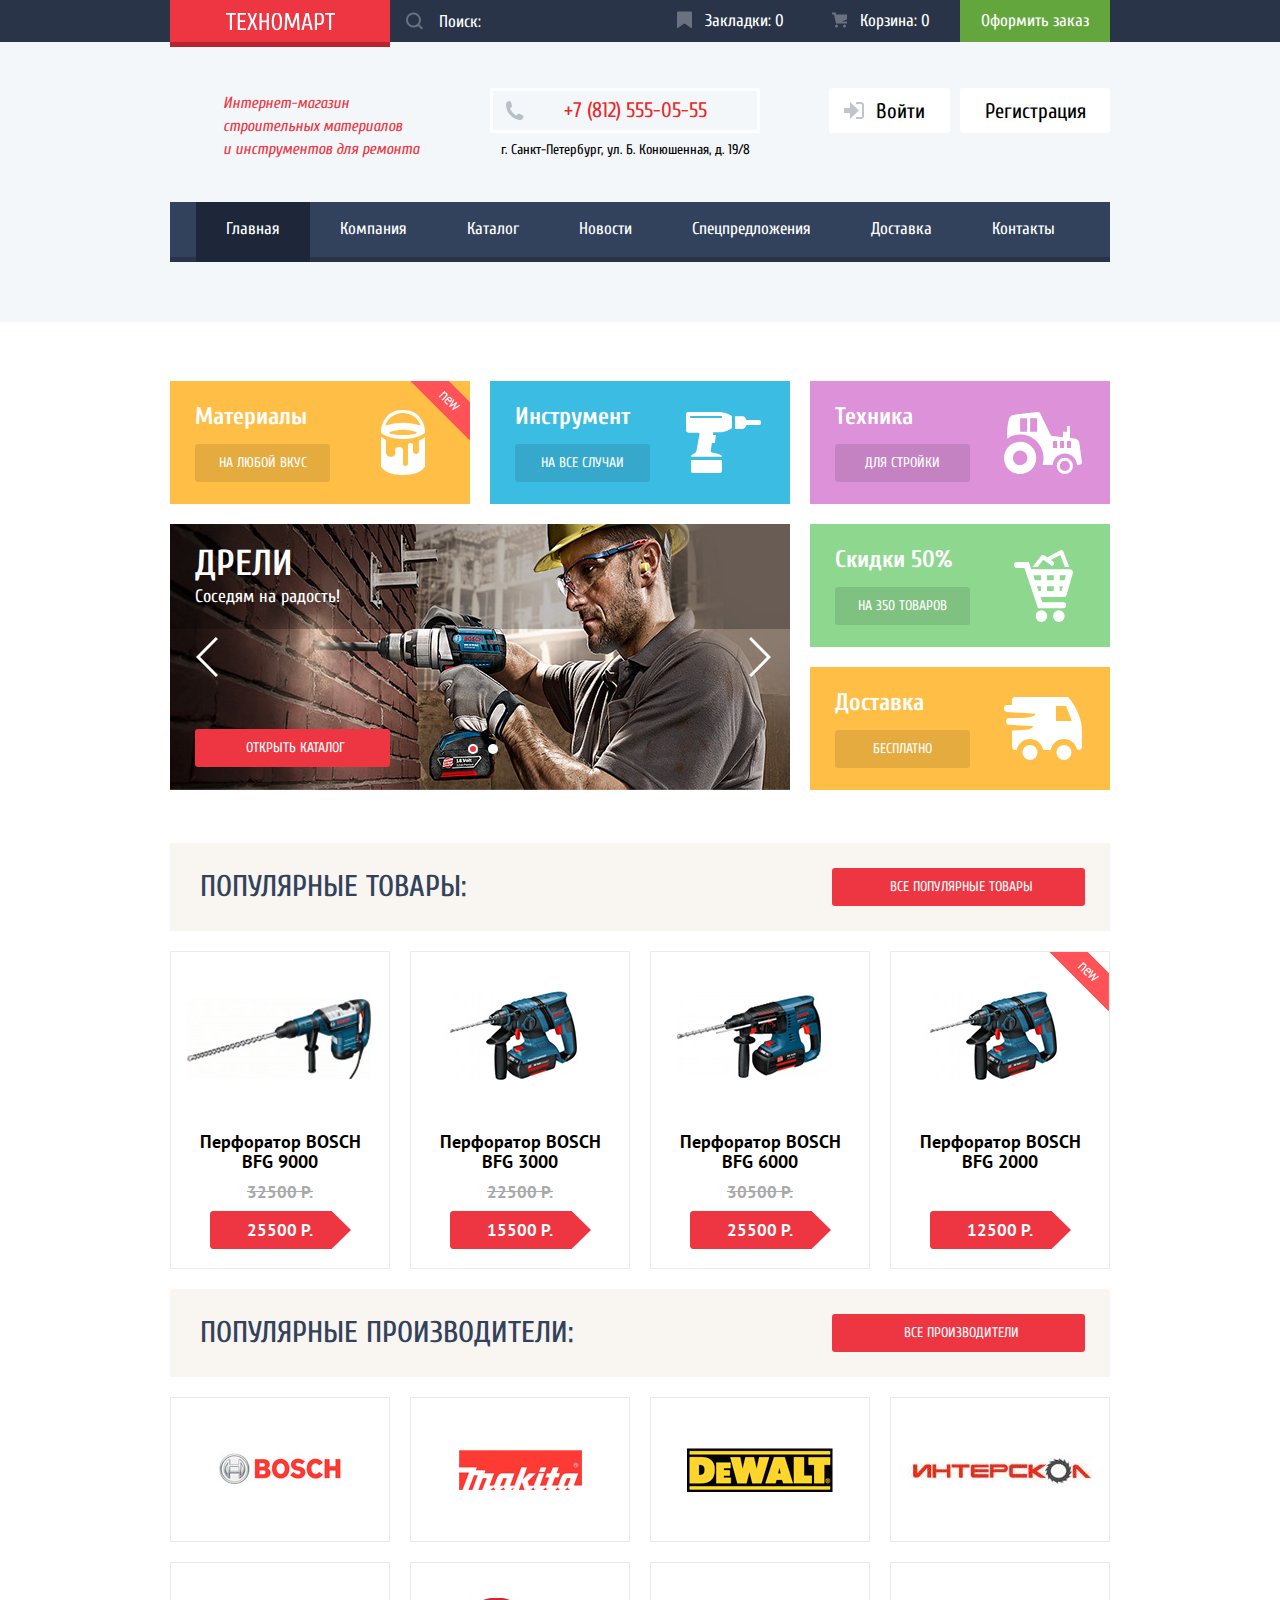
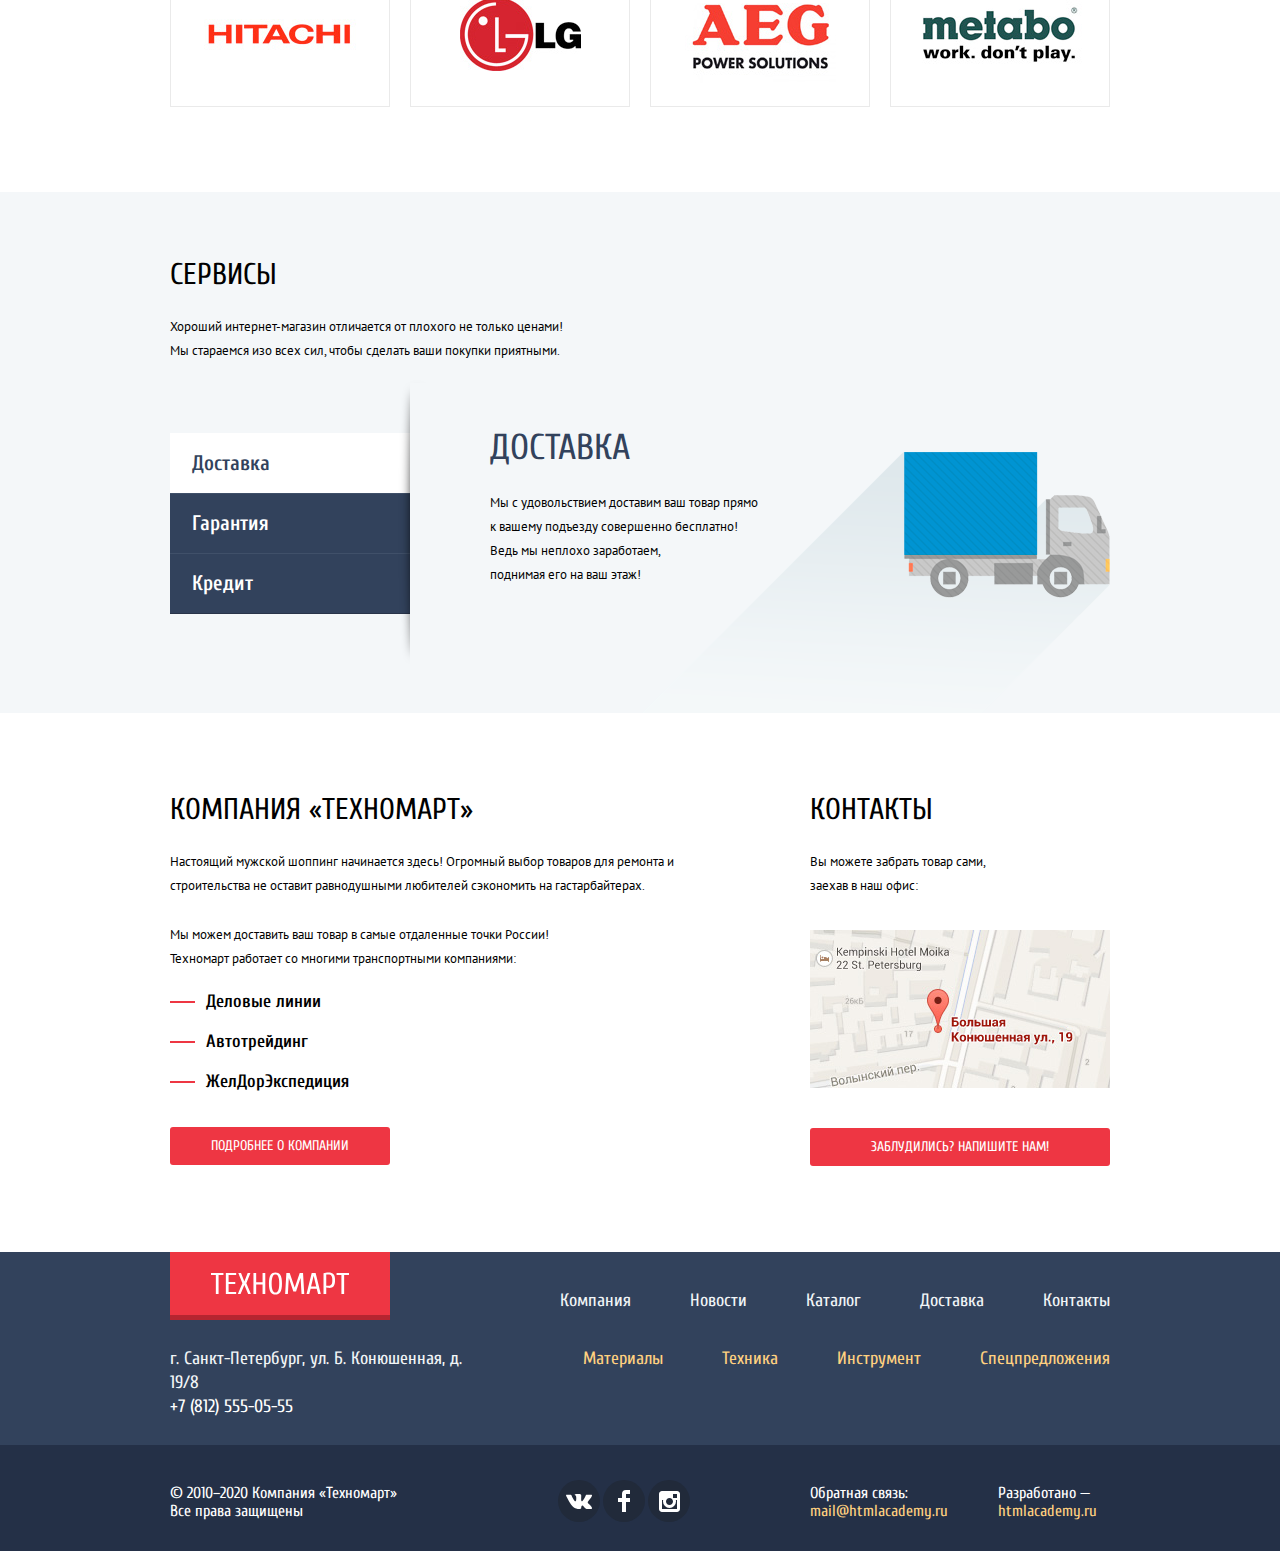
<file: index.html>
<!DOCTYPE html>
<html lang="ru">
  <head>
    <meta charset="utf-8">
    <title>HTML Academy: Техномарт</title>
    <link href="https://fonts.googleapis.com/css?family=Cuprum:400,400i,700&display=swap&subset=cyrillic" rel="stylesheet">
    <link href="https://fonts.googleapis.com/css?family=PT+Sans:400,700&display=swap&subset=cyrillic" rel="stylesheet">
    <link rel="stylesheet" href="css/normalize.css">
    <link rel="stylesheet" href="css/styles-min.css">
  </head>
  <body>
    <header class="header">
      <div class="top-line">
        <div class="wrapper">
          <a class="logo top-line__logo">
            <img src="img/logo-technomart.svg" width="109" height="19" alt="Логотип интернет-магазина Техномарт">
          </a>
          <form class="top-line__search" action="https://echo.htmlacademy.ru/courses" method="POST" name="search">
            <input class="top-line__input" type="text" name="query" placeholder="Поиск:">
            <label class="top-line__label">
              <input class="top-line__submit" type="submit" aria-label="Поиск по сайту">
              <svg class="top-line__icon top-line__icon--search" xmlns="http://www.w3.org/2000/svg" width="17" height="17" viewBox="0 0 17 17"><path d="M17 15.586l-3.542-3.542A7.465 7.465 0 0 0 15 7.5 7.5 7.5 0 1 0 7.5 15c1.71 0 3.282-.579 4.544-1.542L15.586 17 17 15.586zM2 7.5C2 4.467 4.467 2 7.5 2 10.532 2 13 4.467 13 7.5c0 3.032-2.468 5.5-5.5 5.5A5.506 5.506 0 0 1 2 7.5z"/></svg>
            </label>
          </form>
          <a class="button top-line__button top-line__button--bookmark" href="">
            <svg class="top-line__icon" xmlns="http://www.w3.org/2000/svg" width="14" height="16" viewBox="0 0 14 16"><path d="M14 15c0 .55-.368.741-.818.426l-5.363-3.765c-.45-.315-1.187-.315-1.637 0L.818 15.426C.368 15.741 0 15.55 0 15V1c0-.55.45-1 1-1h12c.55 0 1 .45 1 1v14z"/></svg>
            Закладки:&nbsp;<span id="bookmark">0</span>
          </a>
          <a class="button top-line__button top-line__button--basket" href="">
            <svg class="top-line__icon" xmlns="http://www.w3.org/2000/svg" width="15" height="15" viewBox="0 0 15 15"><circle cx="4.5" cy="13.5" r="1.5"/><circle  cx="12.5" cy="13.5" r="1.5"/><path  d="M15 2H4.07l-.422-2H0v2h2.031l1.985 9H15V9H9.441L15 6.951z"/></svg>
            Корзина:&nbsp;<span id="basket">0</span>
          </a>
          <a class="button top-line__button top-line__button--checkout" href="">Оформить заказ</a>
        </div>
      </div>
      <div class="info-line wrapper">
          <p class="info-line__caption">
            Интернет-магазин<br>
            строительных материалов<br>
            и инструментов для ремонта
          </p>
          <div class="info-line__contacts">
            <a class="info-line__phone" href="tel:+78125550555" aria-label="Телефон компании «Техномарт»">
              <svg class="info-line__icon info-line__icon--phone" xmlns="http://www.w3.org/2000/svg" width="19" height="19" viewBox="0 0 19 19"><path d="M15.572 18.985h-.941c-4.129-.488-7.157-2.408-9.359-4.864C3.062 11.66 1.318 8.492.978 4.228V3.084c.078-.774.459-1.304.898-1.757C2.425.766 3.25.044 4.002.019c.554-.018 1.5.38 1.879.899.329.446.504 1.339.656 2.003.154.671.505 1.643.408 2.289-.148 1.007-1.487 1.434-1.879 2.166 1.307 3.135 3.443 5.439 6.293 7.031.715-.392 1.346-1.572 2.332-1.595.359-.009.818.178 1.184.286.402.121.75.275 1.104.408.596.224 1.648.521 2.004 1.021.365.513.57 1.356.49 1.879-.164 1.041-1.879 2.197-2.901 2.579z"/></svg>
              <span>+7 (812) 555-05-55</span>
            </a>
            <p class="info-line__address">г. Санкт-Петербург, ул. Б. Конюшенная, д. 19/8</p>
          </div>
          <ul class="info-line__auth">
            <li><a class="button info-line__button info-line__button--login" href="">Войти</a></li>
            <li><a class="button info-line__button" href="">Регистрация</a></li>
          </ul>
      </div>
      <nav class="nav wrapper">
        <ul class="nav__list">
          <li class="nav__item nav__item--current"><a>Главная</a></li>
          <li class="nav__item"><a href="">Компания</a></li>
          <li class="nav__item"><a href="catalog.html">Каталог</a></li>
          <li class="nav__item"><a href="">Новости</a></li>
          <li class="nav__item"><a href="">Спецпредложения</a></li>
          <li class="nav__item"><a href="">Доставка</a></li>
          <li class="nav__item"><a href="">Контакты</a></li>
        </ul>
      </nav>
    </header>
    <main>
      <h1 class="visually-hidden">Компания «Техномарт»</h1>
      <section class="promo wrapper" aria-label="Промо-блок">
        <ul class="promo__list">
          <li class="promo__item promo__item--orange promo__item--new">
            <h3 class="promo__header">Материалы</h3>
            <a class="button promo__button" href="" aria-label="материалы на любой вкус">На любой вкус</a>
            <div class="promo__icon-placeholder">
              <svg xmlns="http://www.w3.org/2000/svg" width="44" height="65" viewBox="0 0 44 65"><g fill="#FFF"><path d="M37.91 30.438v10.869s.105 2.735-2.825 2.735c-3.069 0-3.125-2.735-3.125-2.735v-6.416c0-.24-.336-1.909-2.319-1.909-2.625 0-2.67 1.877-2.67 1.877V54.08s.029 1.863-2.464 1.863C22 55.943 22 53.96 22 53.96V40.016s0-2.945-3.805-2.945c-4.054 0-3.967 3.125-3.967 3.125v3.728s-.121 2.945-4.688 2.945-4.628-4.509-4.628-4.509V29.938C3.168 28.976 0 26.671 0 26.671v29.332S2.988 65 22 65s22-8.695 22-8.695V26.671c-2.938 2.829-6.09 3.767-6.09 3.767z"/><path d="M22 0C1.688 0 0 19.875 0 19.875v3.062C8.438 29.188 22 29 22 29s13.562.188 22-6.062v-3.062C44 19.875 42.312 0 22 0zm0 25c-11.75 0-14.312-2.375-14.312-2.375C13.938 19.75 22 19.875 22 19.875s8.062-.125 14.312 2.75c0 0-2.562 2.375-14.312 2.375zm0-12.375c-9.562 0-17.688 2.938-17.688 2.938C8.875 2.625 22 3.062 22 3.062s13.125-.438 17.688 12.5c0 0-8.126-2.937-17.688-2.937z"/></g></svg>
            </div>
          </li>
          <li class="promo__item promo__item--blue">
            <h3 class="promo__header">Инструмент</h3>
            <a class="button promo__button" href="" aria-label="Инструмент на все случаи">На все случаи</a>
            <div class="promo__icon-placeholder">
              <svg xmlns="http://www.w3.org/2000/svg" width="75" height="61" viewBox="0 0 75 61"><g fill="#FFF"><path d="M5.039 58.949S5.039 61 6.907 61h27.02s2.001-.184 2.001-1.984V47.942H5.039v11.007zM73.875 8.016H60.387c-.621-2.287-2.071-3.891-3.762-3.891h-7.542v12.75h7.542c1.69 0 3.141-1.604 3.762-3.891h13.488c.575 0 1.042-1.112 1.042-2.484s-.467-2.484-1.042-2.484zM2.103 0C.167 0 0 2.041 0 2.041v15.812c0 2.936 2.903 3.002 2.903 3.002h9.007c1.935 0 1.601 1.334 1.601 1.334s-2.469 13.01-2.735 15.211c-.267 2.203-1.868 3.604-1.868 3.604s-2.135 1.201-3.002 1.668-.867 2.201-.867 2.201h30.889v-.734c0-1.467-6.472-3.135-9.073-3.402-2.602-.266-2.068-2.002-2.068-2.002l1.067-7.805h3.002l1.134-7.873h-3.002l.331-2.737 8.609-.131c5.805-.601 10.008-4.07 10.008-4.07V4.109C41.333.84 33.993 0 33.993 0H2.103zM36 4.938v.031c0 .55-.45 1-1 1H5.031c-.55 0-1-.45-1-1v-.031c0-.55.45-1 1-1H35c.55 0 1 .45 1 1z"/></g></svg>
            </div>
          </li>
          <li class="promo__item promo__item--purple">
            <h3 class="promo__header">Техника</h3>
            <a class="button promo__button" href="" aria-label="Техника для стройки">Для стройки</a>
            <div class="promo__icon-placeholder">
              <svg xmlns="http://www.w3.org/2000/svg" width="78" height="62" viewBox="0 0 78 62"><g fill="#FFF"><path d="M16.125 29.749C7.22 29.749 0 36.968 0 45.875 0 54.78 7.22 62 16.125 62S32.25 54.78 32.25 45.875c.001-8.907-7.219-16.126-16.125-16.126zm0 23.433a7.306 7.306 0 0 1-7.307-7.307 7.307 7.307 0 1 1 14.614 0 7.306 7.306 0 0 1-7.307 7.307zM60.854 45.874a8.062 8.062 0 0 0-8.062 8.062 8.062 8.062 0 1 0 16.124 0 8.06 8.06 0 0 0-8.062-8.062zm0 13.126a5.063 5.063 0 1 1 .002-10.126A5.063 5.063 0 0 1 60.854 59z"/><path d="M77.898 49.727s-2.023-15.102-2.461-18.414c-.547-4.141-3.625-4.688-3.625-4.688L66 25.946V14h-3v5.833h-4v5.295L47.188 23.75S37.438 3.688 36.626 1.875 33.5 0 33.5 0 11.125 2.375 8.75 3 5.312 6.167 5.312 6.167c-2.308 6.37-2.311 17.296-2.266 20.255a23.328 23.328 0 0 1 13.079-3.986c12.944 0 23.438 10.493 23.438 23.439 0 2.438-.373 4.789-1.064 7h10.164c.39-6.402 5.69-11.479 12.191-11.479s11.802 5.077 12.191 11.479H75c3.641 0 2.898-3.148 2.898-3.148zM23.083 19.833h-6.958V6.167h6.958v13.666zm10 0h-6.958V6.167h6.958v13.666zM53.016 36H49v-7h4.016v7zm7 0H56v-7h4.016v7zm7 0H63v-7h4.016v7z"/></g></svg>
            </div>
          </li>
        </ul>
        <section class="promo__slider catalog-slider" aria-label="Слайдер">
          <figure class="catalog-slider__slide catalog-slider__slide--active">
            <img class="catalog-slider__img" src="img/catalog-slider/catalog-slider-image-1.jpg" alt="Дрели" width="620" height="266">
            <h3 class="catalog-slider__header">Дрели</h3>
            <p class="catalog-slider__caption">Соседям на радость!</p>
          </figure>
          <figure class="catalog-slider__slide">
            <img class="catalog-slider__img" src="img/catalog-slider/catalog-slider-image-2.jpg" alt="Перфораторы" width="620" height="266">
            <h3 class="catalog-slider__header">Перфораторы</h3>
            <p class="catalog-slider__caption">Настоящие мужские игрушки</p>
          </figure>
          <button class="catalog-slider__control" type="button" aria-label="Предыдущий слайд"></button>
          <button class="catalog-slider__control catalog-slider__control--next" type="button" aria-label="Следующий слайд"></button>
          <ul class="catalog-slider__pagination">
            <li><button data-slide="0" class="catalog-slider__tab catalog-slider__tab--active" type="button"></button></li>
            <li><button data-slide="1" class="catalog-slider__tab" type="button"></button></li>
          </ul>
          <a class="button button--red catalog-slider__button" href="catalog.html">Открыть каталог</a>
        </section>
        <ul class="promo__list promo__list--vertical">
          <li class="promo__item promo__item--green">
            <h3 class="promo__header">Скидки 50%</h3>
            <a class="button promo__button" href="" aria-label="Скидки 50% на 350 товаров">На 350 товаров</a>
            <div class="promo__icon-placeholder">
              <svg xmlns="http://www.w3.org/2000/svg" width="59" height="72" viewBox="0 0 59 72"><g fill="#FFF"><path d="M58.34 20.545a2.997 2.997 0 0 0-2.396-1.195h-38.67l-2.475-7.385H3.058a3 3 0 1 0 0 6h7.424l13.5 40.285h25.159a3 3 0 1 0 0-6H28.299l-1.726-5.149h23.12a3.001 3.001 0 0 0 2.884-2.172l6.25-21.75a3.005 3.005 0 0 0-.487-2.634zm-7.781 9.681h-4.81V25.35h6.211l-1.401 4.876zm-17.617 0V25.35h6.807v4.875h-6.807zm6.807 6v4.875h-6.807v-4.875h6.807zM26.942 25.35v4.875h-6.023l-1.634-4.875h7.657zm-4.013 10.876h4.013v4.875h-2.379l-1.634-4.875zm22.82 4.875v-4.875h3.086l-1.401 4.875h-1.685z"/><circle cx="27.406" cy="66.094" r="5.781"/><circle cx="44.844" cy="66.094" r="5.781"/><path d="M29.335 9.699l7.547 5.492a1.986 1.986 0 0 0 2.818-.494c.646-.936.43-2.232-.48-2.895l-2.373-1.726 9.436-5.09L50.911 17h4.347L49.214 1.309A2.051 2.051 0 0 0 48.037.126a1.97 1.97 0 0 0-1.643.109L33.146 7.382l-3.022-2.199a1.986 1.986 0 0 0-2.742.39l-8.481 10.798a2.176 2.176 0 0 0-.405.628h5.106l5.733-7.3z"/></g></svg>
            </div>
          </li>
          <li class="promo__item promo__item--orange">
            <h3 class="promo__header">Доставка</h3>
            <a class="button promo__button" href="" aria-label="Доставка бесплатно">Бесплатно</a>
            <div class="promo__icon-placeholder">
              <svg xmlns="http://www.w3.org/2000/svg" xmlns:xlink="http://www.w3.org/1999/xlink" width="78" height="63" viewBox="0 0 78 63"><g fill="#FFF"><circle cx="25.983" cy="55.5" r="7.5"/><circle cx="59.982" cy="55.5" r="7.5"/><path d="M64 0H11.062c-3.188 0-3 3.125-3 3.125V8H3.469a3.469 3.469 0 1 0 0 6.938l28.085 1.84.196.043c-.761 3.197-8.938 3.805-8.938 3.805l-8.31.428H5.446a3.375 3.375 0 1 0 0 6.75l23.656 1.254c-.807 3.153-6.29 3.756-6.29 3.756l-14.751.76v15.615c0 3.188 2.564 3.812 2.564 3.812h2.099c1.173-6.261 6.659-11 13.259-11s12.085 4.739 13.259 11h7.404c1.174-6.261 6.66-11 13.26-11 6.601 0 12.086 4.739 13.26 11h1.709C77.812 53 78 48.938 78 48.938v-15.25C78 14.812 64 0 64 0zM52 23.938v-15h10.062l5.75 15H52z"/></g></svg>
            </div>
          </li>
        </ul>
      </section>
      <section class="popular wrapper">
        <div class="popular__headline">
          <h2 class="popular__header">Популярные товары:</h2>
          <a class="button button--red popular__button" href="">Все популярные товары</a>
        </div>
        <div class="popular__products wrapper">
          <ul class="products">
            <li class="products__item">
              <div class="products__buttons">
                <a href="" data-product-id="1" class="button products__button products__button--buy">Купить</a>
                <a href="" data-product-id="1" class="button products__button products__button--bookmark">В закладки</a>
              </div>
              <img class="products__img" src="img/item-image-2.jpg" width="218" height="170" alt="Перфоратор BOSCH BFG 9000">
              <div class="products__info">
                <h3 class="products__header">
                  <a href="">Перфоратор BOSCH BFG 9000</a>
                </h3>
                <p class="products__discount">32500 Р.</p>
                <p class="products__price">25500 Р.</p>
              </div>
            </li>
            <li class="products__item">
              <div class="products__buttons">
                <a href="" data-product-id="2" class="button products__button products__button--buy">Купить</a>
                <a href="" data-product-id="2" class="button products__button products__button--bookmark">В закладки</a>
              </div>
              <img class="products__img" src="img/item-image-1.jpg" width="218" height="170" alt="Перфоратор BOSCH BFG 3000">
              <div class="products__info">
                <h3 class="products__header">
                  <a href="">Перфоратор BOSCH BFG 3000</a>
                </h3>
                <p class="products__discount">22500 Р.</p>
                <p class="products__price">15500 Р.</p>
              </div>
            </li>
            <li class="products__item">
              <div class="products__buttons">
                <a href="" data-product-id="3" class="button products__button products__button--buy">Купить</a>
                <a href="" data-product-id="3" class="button products__button products__button--bookmark">В закладки</a>
              </div>
              <img class="products__img" src="img/item-image-3.jpg" width="218" height="170" alt="Перфоратор BOSCH BFG 6000">
              <div class="products__info">
                <h3 class="products__header">
                  <a href="">Перфоратор BOSCH BFG 6000</a>
                </h3>
                <p class="products__discount">30500 Р.</p>
                <p class="products__price">25500 Р.</p>
              </div>
            </li>
            <li class="products__item products__item--new">
              <div class="products__buttons">
                <a href="" data-product-id="4" class="button products__button products__button--buy">Купить</a>
                <a href="" data-product-id="4" class="button products__button products__button--bookmark">В закладки</a>
              </div>
              <img class="products__img" src="img/item-image-1.jpg" width="218" height="170" alt="Перфоратор BOSCH BFG 2000">
              <div class="products__info">
                <h3 class="products__header">
                  <a href="">Перфоратор BOSCH BFG 2000</a>
                </h3>
                <p class="products__price">12500 Р.</p>
              </div>
            </li>
          </ul>
        </div>
        <div class="popular__headline">
          <h2 class="popular__header">Популярные производители:</h2>
          <a class="button button--red popular__button" href="">Все производители</a>
        </div>
        <ul class="popular__vendors vendors">
          <li class="vendors__item">
            <a class="vendors__link" href="">
              <img height="37" width="126" class="vendors__img" src="img/vendors/bosch.jpg" alt="Bosch">
            </a>
          </li>
          <li class="vendors__item">
            <a class="vendors__link" href="">
              <img height="40" width="123" class="vendors__img" src="img/vendors/makita.jpg" alt="Makita">
            </a>
          </li>
          <li class="vendors__item">
            <a class="vendors__link" href="">
              <img height="44" width="146" class="vendors__img" src="img/vendors/de-walt.jpg" alt="De-walt">
            </a>
          </li>
          <li class="vendors__item">
            <a class="vendors__link" href="">
              <img height="78" width="200" class="vendors__img" src="img/vendors/interskol.jpg" alt="Интерскол">
            </a>
          </li>
          <li class="vendors__item">
            <a class="vendors__link" href="">
              <img height="31" width="169" class="vendors__img" src="img/vendors/hitachi.jpg" alt="Hitachi">
            </a>
          </li>
          <li class="vendors__item">
            <a class="vendors__link" href="">
              <img height="73" width="121" class="vendors__img" src="img/vendors/lg.jpg" alt="LG">
            </a>
          </li>
          <li class="vendors__item">
            <a class="vendors__link" href="">
              <img height="96" width="151" class="vendors__img" src="img/vendors/aeg.jpg" alt="AEG Power Solutions">
            </a>
            </li>
          <li class="vendors__item">
            <a class="vendors__link" href="">
              <img height="69" width="204" class="vendors__img" src="img/vendors/metabo.jpg" alt="Metabo">
            </a>
          </li>
        </ul>
      </section>
      <div class="background-container">
        <article class="about-us about-us--services wrapper">
          <h2 class="about-us__header">Сервисы</h2>
          <p class="about-us__text">
            Хороший интернет-магазин отличается от плохого не только ценами!<br>
            Мы стараемся изо всех сил, чтобы сделать ваши покупки приятными.
          </p>
          <section class="about-us__slider services-slider">
            <ul class="services-slider__nav">
              <li>
                <button data-slide="0" class="button services-slider__slide-button services-slider__slide-button--active" type="button">Доставка</button>
              </li>
              <li>
                <button data-slide="1" class="button services-slider__slide-button" type="button">Гарантия</button>
              </li>
              <li>
                <button data-slide="2" class="button services-slider__slide-button" type="button">Кредит</button>
              </li>
            </ul>
            <div class="services-slider__slide services-slider__slide--active">
              <h3 class="services-slider__header">Доставка</h3>
              <p class="services-slider__text">
                Мы с удовольствием доставим ваш товар прямо<br>
                к вашему подъезду совершенно бесплатно!<br>
                Ведь мы неплохо заработаем,<br>
                поднимая его на ваш этаж!
              </p>
              <img class="services-slider__img" src="img/services-slider/delivery.png" width="468" height="261" alt="Доставка">
            </div>
            <div class="services-slider__slide">
              <h3 class="services-slider__header">Гарантия</h3>
              <p class="services-slider__text">
                Если купленный у нас товар поломается или заискрит,<br>
                а также в случае пожара, спровоцированного его возгоранием,<br>
                вы всегда можете быть уверены в нашей гарантии. Мы обменяем<br>
                сгоревший товар на новый.<br>
                Дом уж восстановите как-нибудь сами.
              </p>
              <img class="services-slider__img" src="img/services-slider/guarantee.png" width="468" height="261" alt="Гарантия">
            </div>
            <div class="services-slider__slide">
              <h3 class="services-slider__header">Кредит</h3>
              <p class="services-slider__text">
                Залезть в долговую яму стало проще!<br>
                Кредитные консультанты придут вам на помощь.
              </p>
              <button class="button button--red services-slider__button" type="button">Отправить заявку</button>
              <img class="services-slider__img" src="img/services-slider/credit.png" width="468" height="261" alt="Кредит">
            </div>
          </section>
        </article>
      </div>
      <section class="wrapper wrapper--two-columns">
        <h2 class="visually-hidden">О компании</h2>
        <article class="about-us about-us--company">
          <h3 class="about-us__header">Компания «Техномарт»</h3>
          <p class="about-us__text">
            Настоящий мужской шоппинг начинается здесь! Огромный выбор товаров для ремонта и<br>
            строительства не оставит равнодушными любителей сэкономить на гастарбайтерах.
          </p>
          <p class="about-us__text">
            Мы можем доставить ваш товар в самые отдаленные точки России!<br>
            Техномарт работает со многими транспортными компаниями:
          </p>
          <ul class="about-us__list">
            <li class="about-us__item">Деловые линии</li>
            <li class="about-us__item">Автотрейдинг</li>
            <li class="about-us__item">ЖелДорЭкспедиция</li>
          </ul>
          <a class="button button--red about-us__button" href="">Подробнее о компании</a>
        </article>
        <article class="about-us about-us--company">
          <h3 class="about-us__header">Контакты</h3>
          <p class="about-us__text">
            Вы можете забрать товар сами,<br>
            заехав в наш офис:
          </p>
          <figure class="about-us__map">
            <a class="about-us__link" href="https://goo.gl/maps/SC6cJ46nkdFoatwv7" target="_blank">
              <img class="about-us__img" src="img/map.jpg" width="300" height="158" alt="Расположение офиса компании «Техномарт»">
            </a>
          </figure>
          <a href="form.html" class="button button--red button--wide button--feedback about-us__button">Заблудились? Напишите нам!</a>
        </article>
      </section>
    </main>

    <footer class="footer">
      <div class="footer__first-line wrapper">
        <a class="logo footer__logo">
          <img src="img/logo-technomart.svg" width="109" height="19" alt="Логотип компании «Техномарт»">
        </a>
        <ul class="footer__nav">
          <li class="footer__item"><a href="">Компания</a></li>
          <li class="footer__item"><a href="">Новости</a></li>
          <li class="footer__item"><a href="catalog.html">Каталог</a></li>
          <li class="footer__item"><a href="">Доставка</a></li>
          <li class="footer__item"><a href="">Контакты</a></li>
        </ul>
      </div>
      <div class="footer__second-line wrapper">
        <p class="footer__text">
          г. Санкт-Петербург, ул. Б. Конюшенная, д. 19/8<br>
          <a class="footer__phone" href="tel:+78125550555" aria-label="Телефон компании «Техномарт»">+7 (812) 555-05-55</a>
        </p>
        <ul class="footer__nav footer__nav--yellow">
          <li class="footer__item"><a href="">Материалы</a></li>
          <li class="footer__item"><a href="">Техника</a></li>
          <li class="footer__item"><a href="">Инструмент</a></li>
          <li class="footer__item"><a href="">Спецпредложения</a></li>
        </ul>
      </div>
    </footer>

    <footer class="footer footer--bottom">
      <div class="wrapper wrapper--bottom">
        <p class="footer__text">
          © 2010–2020 Компания «Техномарт»<br>
          Все права защищены
        </p>
        <ul class="footer__socials">
          <li>
            <a class="footer__social-item" href="">
              <img height="15" width="26" src="img/icons/vk-icon.svg" alt="VK">
            </a>
          </li>
          <li>
            <a class="footer__social-item" href="">
              <img height="22" width="12" src="img/icons/fb-icon.svg" alt="Facebook">
            </a>
          </li>
          <li>
            <a class="footer__social-item" href="">
              <img height="21" width="21" src="img/icons/insta-icon.svg" alt="Instagram">
            </a>
          </li>
        </ul>
        <div class="footer__info-block">
          <p class="footer__text">
            Обратная связь:<br>
            <a class="footer__link" href="mailto:mail@htmlacademy.ru">mail@htmlacademy.ru</a>
          </p>
          <p class="footer__text">
            Разработано —<br>
            <a class="footer__link" href="https://htmlacademy.ru/intensive/htmlcss" target="_blank">htmlacademy.ru</a>
          </p>
        </div>
      </div>
    </footer>

    <aside class="modal modal--map" aria-label="Карта с расположением офиса компания «Техномарт»">
      <iframe src="https://yandex.ru/map-widget/v1/?um=constructor%3A239e06bddcf3693390556e6b6750321b4ac65a35c44db38f253a1426a2fffe5f&amp;source=constructor" width="940" height="446"></iframe>
      <button class="modal__close" type="button" aria-label="Закрыть всплывающее окно с картой"></button>
    </aside>
    <aside class="modal modal--feedback" aria-label="Форма обратной связи">
      <form class="modal__form" action="https://echo.htmlacademy.ru/courses" method="POST" name="feedback">
        <div class="modal__main">
          <div class="modal__input-group">
            <p class="modal__entry modal__entry--group">
              <label class="modal__label" for="name">Ваше имя:</label>
              <input class="modal__input" type="text" name="name" id="name" placeholder="Имя Фамилия">
            </p>
            <p class="modal__entry modal__entry--group">
              <label class="modal__label" for="feeedback-email">Ваш e-mail:</label>
              <input class="modal__input" type="email" name="email" id="feeedback-email" placeholder="email@example.com">
            </p>
          </div>
          <p class="modal__entry">
            <label class="modal__label" for="message">Текст письма:</label>
            <textarea class="modal__input modal__textarea" name="message" id="message" cols="30" rows="6" placeholder="В свободной форме"></textarea>
          </p>
        </div>
        <footer class="modal__footer">
          <button class="button button--red button--wide modal__button" type="submit">Отправить</button>
        </footer>
      </form>
      <button class="modal__close" type="button" aria-label="Закрыть всплывающее окно с обратной связью"></button>
    </aside>
    <aside class="modal modal--basket">
      <h2 class="modal__header modal__header--basket">Товар добавлен в корзину!</h2>
      <footer class="modal__footer">
        <a href="" class="button button--red modal__button">Оформить заказ</a>
        <a href="catalog.html" class="button button--continue modal__button">Продолжить покупки</a>
      </footer>
      <button class="modal__close" type="button" aria-label="Продолжить покупки"></button>
    </aside>

    <script src="js/compressed.js"></script>
  </body>
</html>
</file>
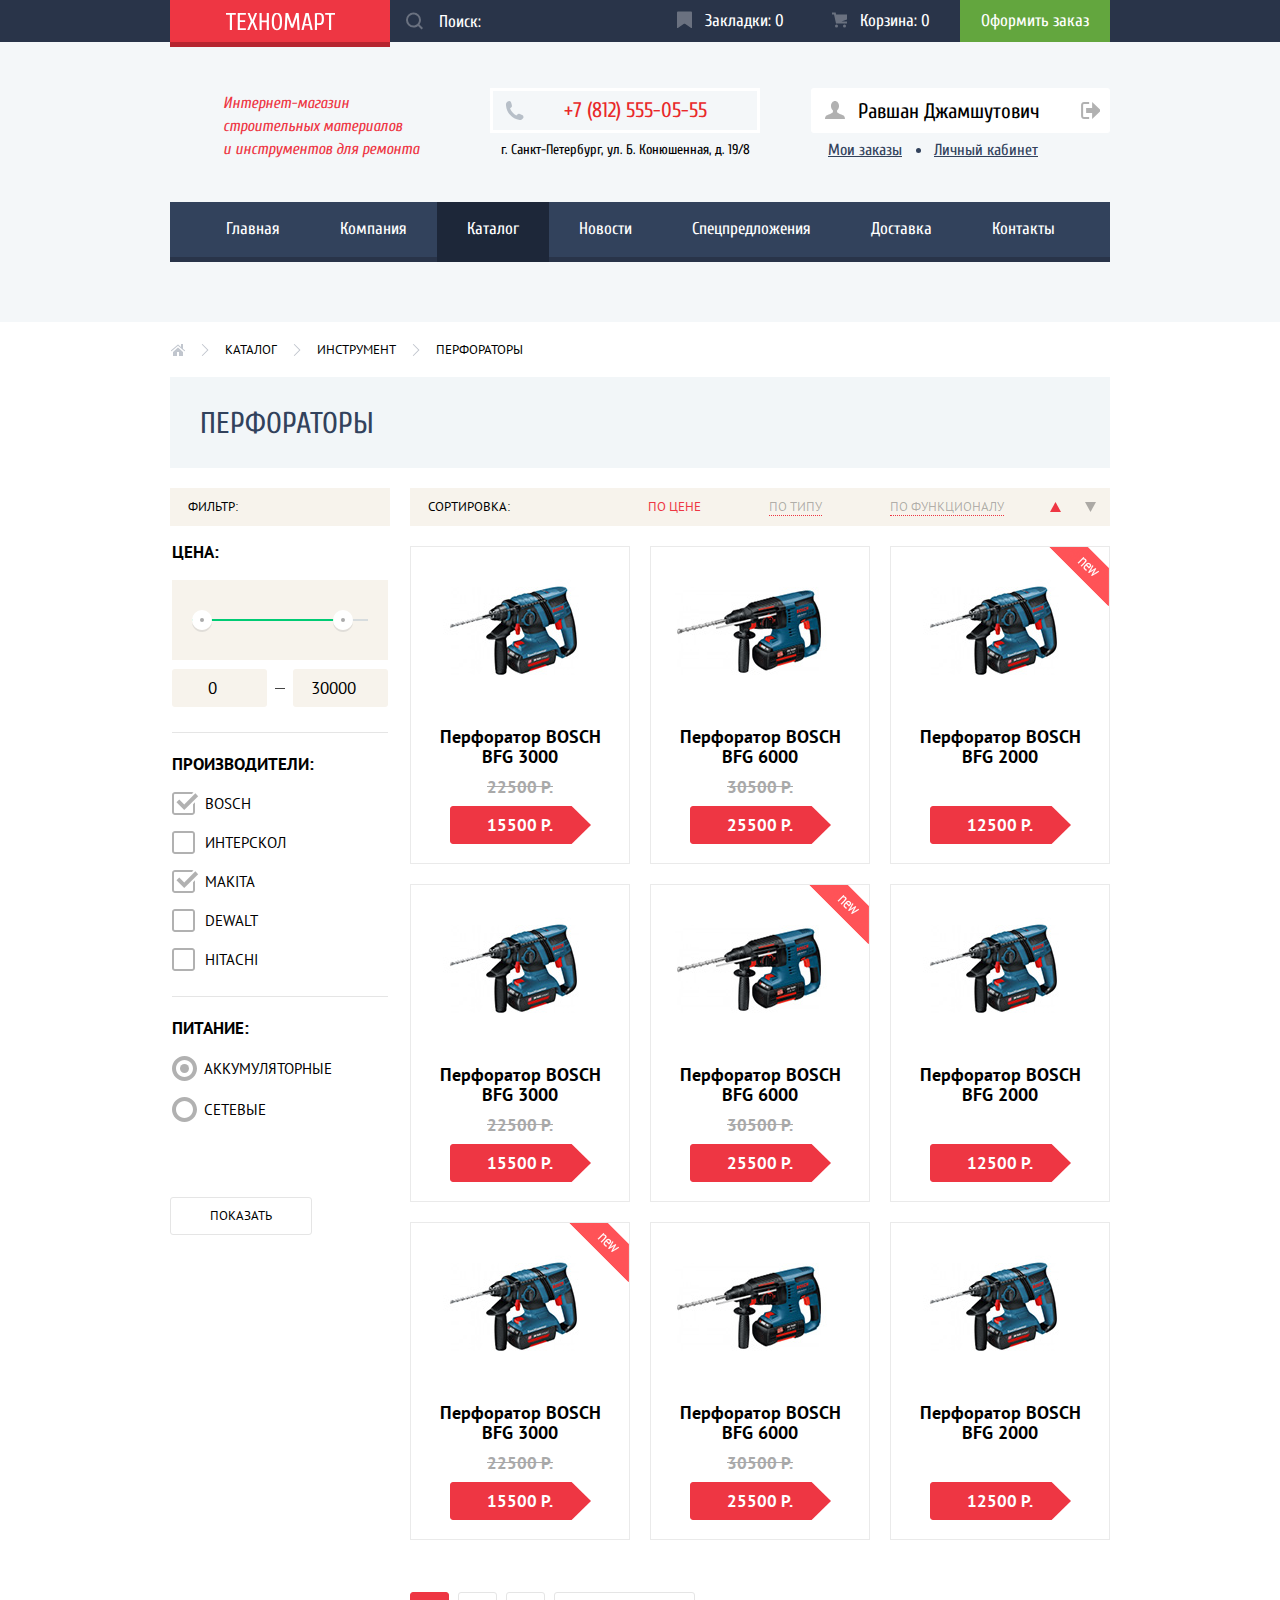
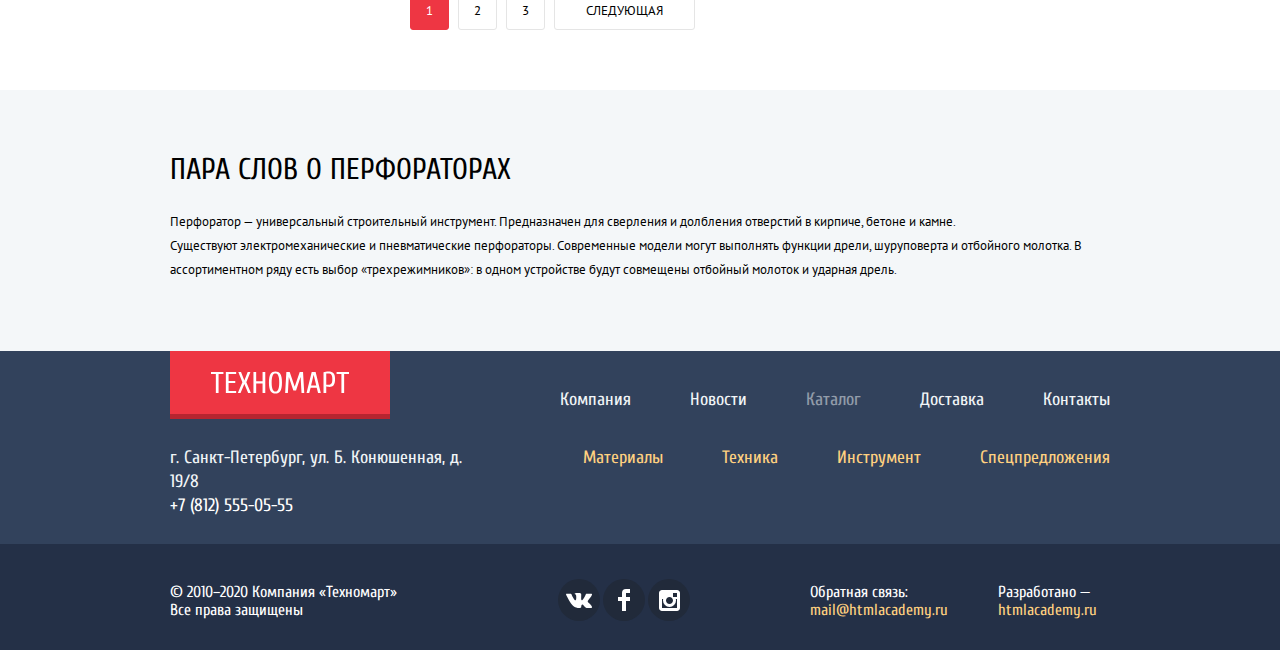
<file: catalog.html>
<!DOCTYPE html>
<html lang="ru">
  <head>
    <meta charset="utf-8">
    <title>HTML Academy: Техномарт</title>
    <link href="https://fonts.googleapis.com/css?family=Cuprum:400,400i,700&display=swap&subset=cyrillic" rel="stylesheet">
    <link href="https://fonts.googleapis.com/css?family=PT+Sans:400,700&display=swap&subset=cyrillic" rel="stylesheet">
    <link rel="stylesheet" href="css/normalize-min.css">
    <link rel="stylesheet" href="css/styles-min.css">
  </head>
  <body>
    <header class="header">
      <div class="top-line">
        <div class="wrapper">
          <a href="index.html" class="logo top-line__logo">
            <img src="img/logo-technomart.svg" width="109" height="19" alt="Логотип интернет-магазина Техномарт">
          </a>
          <form class="top-line__search" action="https://echo.htmlacademy.ru/courses" method="POST" name="search">
            <input class="top-line__input" type="text" name="query" placeholder="Поиск:">
            <label class="top-line__label">
              <input class="top-line__submit" type="submit" aria-label="Поиск по сайту">
              <svg class="top-line__icon top-line__icon--search" xmlns="http://www.w3.org/2000/svg" width="17" height="17" viewBox="0 0 17 17"><path d="M17 15.586l-3.542-3.542A7.465 7.465 0 0 0 15 7.5 7.5 7.5 0 1 0 7.5 15c1.71 0 3.282-.579 4.544-1.542L15.586 17 17 15.586zM2 7.5C2 4.467 4.467 2 7.5 2 10.532 2 13 4.467 13 7.5c0 3.032-2.468 5.5-5.5 5.5A5.506 5.506 0 0 1 2 7.5z"/></svg>
            </label>
          </form>
          <a class="button top-line__button top-line__button--bookmark" href="">
            <svg class="top-line__icon" xmlns="http://www.w3.org/2000/svg" width="14" height="16" viewBox="0 0 14 16"><path d="M14 15c0 .55-.368.741-.818.426l-5.363-3.765c-.45-.315-1.187-.315-1.637 0L.818 15.426C.368 15.741 0 15.55 0 15V1c0-.55.45-1 1-1h12c.55 0 1 .45 1 1v14z"/></svg>
            Закладки:&nbsp;<span id="bookmark">0</span>
          </a>
          <a class="button top-line__button top-line__button--basket" href="">
            <svg class="top-line__icon" xmlns="http://www.w3.org/2000/svg" width="15" height="15" viewBox="0 0 15 15"><circle cx="4.5" cy="13.5" r="1.5"/><circle  cx="12.5" cy="13.5" r="1.5"/><path  d="M15 2H4.07l-.422-2H0v2h2.031l1.985 9H15V9H9.441L15 6.951z"/></svg>
            Корзина:&nbsp;<span id="basket">0</span>
          </a>
          <a class="button top-line__button top-line__button--checkout" href="">Оформить заказ</a>
        </div>
      </div>
      <div class="info-line wrapper">
          <p class="info-line__caption">
            Интернет-магазин<br>
            строительных материалов<br>
            и инструментов для ремонта
          </p>
          <div class="info-line__contacts">
            <a class="info-line__phone" href="tel:+78125550555" aria-label="Телефон компании «Техномарт»">
              <svg class="info-line__icon info-line__icon--phone" xmlns="http://www.w3.org/2000/svg" width="19" height="19" viewBox="0 0 19 19"><path d="M15.572 18.985h-.941c-4.129-.488-7.157-2.408-9.359-4.864C3.062 11.66 1.318 8.492.978 4.228V3.084c.078-.774.459-1.304.898-1.757C2.425.766 3.25.044 4.002.019c.554-.018 1.5.38 1.879.899.329.446.504 1.339.656 2.003.154.671.505 1.643.408 2.289-.148 1.007-1.487 1.434-1.879 2.166 1.307 3.135 3.443 5.439 6.293 7.031.715-.392 1.346-1.572 2.332-1.595.359-.009.818.178 1.184.286.402.121.75.275 1.104.408.596.224 1.648.521 2.004 1.021.365.513.57 1.356.49 1.879-.164 1.041-1.879 2.197-2.901 2.579z"/></svg>
              <span>+7 (812) 555-05-55</span>
            </a>
            <p class="info-line__address">г. Санкт-Петербург, ул. Б. Конюшенная, д. 19/8</p>
          </div>
          <div class="info-line__profile">
            <div class="button info-line__button info-line__button--profile">
              <a class="info-line__profile-link" href="" aria-label="Открыть профиль">Равшан Джамшутович</a>
              <a class="info-line__icon info-line__icon--logout" href=""></a>
            </div>
            <ul class="info-line__list">
              <li class="info-line__item">
                <a class="info-line__link" href="">Мои заказы</a>
              </li>
              <li class="info-line__item">
                <a class="info-line__link" href="">Личный кабинет</a>
              </li>
            </ul>
          </div>
      </div>
      <nav class="nav wrapper">
        <ul class="nav__list">
          <li class="nav__item"><a href="index.html">Главная</a></li>
          <li class="nav__item"><a href="">Компания</a></li>
          <li class="nav__item nav__item--current"><a>Каталог</a></li>
          <li class="nav__item"><a href="">Новости</a></li>
          <li class="nav__item"><a href="">Спецпредложения</a></li>
          <li class="nav__item"><a href="">Доставка</a></li>
          <li class="nav__item"><a href="">Контакты</a></li>
        </ul>
      </nav>
    </header>

    <main>
      <ul class="breadcrumbs wrapper">
        <li class="breadcrumbs__item breadcrumbs__item--home"><a href="index.html" aria-label="Главная"></a></li>
        <li class="breadcrumbs__item"><a href="catalog.html">Каталог</a></li>
        <li class="breadcrumbs__item"><a href="">Инструмент</a></li>
        <li class="breadcrumbs__item"><a href="">Перфораторы</a></li>
      </ul>

      <h1 class="catalog-header wrapper">Перфораторы</h1>
      <div class="wrapper">
        <section class="filters">
          <div class="filters__headline">
            <h2 class="filters__header">Фильтр:</h2>
          </div>
          <form class="filters__form" action="https://echo.htmlacademy.ru/courses" method="POST" name="filter">
            <fieldset class="filters__section">
              <legend class="filters__name visually-hidden">Цена:</legend>
              <h3 class="filters__name">Цена:</h3>
              <div class="filters__price-range">
                <div class="filters__range">
                  <div class="filters__scale">
                    <div class="filters__bar" style="width: 85%;"></div>
                  </div>
                  <div class="filters__toggle filters__toggle--min"></div>
                  <div class="filters__toggle filters__toggle--max"></div>
                </div>
              </div>
              <div class="filters__prices">
                <input class="filters__price-input" type="number" value="0" min="0" max="50000" name="price-min">
                <input class="filters__price-input"  type="number" value="30000" min="0" max="50000" name="price-max">
              </div>
            </fieldset>
            <fieldset class="filters__section">
              <legend class="filters__name visually-hidden">Производители:</legend>
              <h3 class="filters__name">Производители:</h3>
              <ul class="filters__list">
                <li class="filters__option">
                  <input id="bosch" class="visually-hidden filters__input filters__input--checkbox" type="checkbox" name="bosch" checked>
                  <label for="bosch" class="filters__label">Bosch</label>
                </li>
                <li class="filters__option">
                  <input id="interskol" class="visually-hidden filters__input filters__input--checkbox" type="checkbox" name="interskol">
                  <label for="interskol" class="filters__label">Интерскол</label>
                </li>
                <li class="filters__option">
                  <input id="makita" class="visually-hidden filters__input filters__input--checkbox" type="checkbox" name="makita" checked>
                  <label for="makita" class="filters__label">Makita</label>
                </li>
                <li class="filters__option">
                  <input id="dewalt" class="visually-hidden filters__input filters__input--checkbox" type="checkbox" name="dewalt">
                  <label for="dewalt" class="filters__label">Dewalt</label>
                </li>
                <li class="filters__option">
                  <input id="hitachi" class="visually-hidden filters__input filters__input--checkbox" type="checkbox" name="hitachi">
                  <label for="hitachi" class="filters__label">Hitachi</label>
                </li>
              </ul>
            </fieldset>
            <fieldset class="filters__section">
              <legend class="filters__name visually-hidden">Питание:</legend>
              <h3 class="filters__name">Питание:</h3>
              <ul class="filters__list">
                <li class="filters__option">
                  <input id="accumulator" class="visually-hidden filters__input filters__input--radio" type="radio" name="power" value="accumulator" checked>
                  <label for="accumulator" class="filters__label">Аккумуляторные</label>
                </li>
                <li class="filters__option">
                  <input id="power-line" class="visually-hidden filters__input filters__input--radio" type="radio" name="power" value="power-line">
                  <label for="power-line" class="filters__label">Сетевые</label>
                </li>
              </ul>
            </fieldset>
            <button class="button button--white filters__submit" type="submit">Показать</button>
          </form>
        </section>
        <section class="catalog" aria-label="Каталог товаров">
          <section class="filters filters--sorting">
            <div class="filters__headline">
              <h2 class="filters__header">Сортировка:</h2>
              <div class="filters__sorting">
                <ul class="filters__types">
                  <li>
                    <button class="button filters__sort-button filters__sort-button--active" type="button" disabled>По цене</button>
                  </li>
                  <li>
                    <button class="button filters__sort-button" type="button">По типу</button>
                  </li>
                  <li>
                    <button class="button filters__sort-button" type="button">По функционалу</button>
                  </li>
                </ul>
                <ul class="filters__types filters__types--arrows">
                  <li>
                    <button class="button filters__sort-button filters__sort-button--arrow filters__sort-button--active" type="button" disabled>
                      <svg xmlns="http://www.w3.org/2000/svg" width="11" height="10" viewBox="0 0 11 10"><path d="M5.5 0L0 10h11z"/></svg>
                    </button>
                  </li>
                  <li>
                    <button class="button filters__sort-button filters__sort-button--arrow filters__sort-button" type="button">
                      <svg xmlns="http://www.w3.org/2000/svg" width="11" height="10" viewBox="0 0 11 10"><path d="M5.5 10L0 0h11"/></svg>
                    </button>
                  </li>
                </ul>
              </div>
            </div>
          </section>
          <ul class="products">
            <li class="products__item">
              <div class="products__buttons">
                <a href="" data-product-id="1" class="button products__button products__button--buy">Купить</a>
                <a href="" data-product-id="1" class="button products__button products__button--bookmark">В закладки</a>
              </div>
              <img class="products__img" src="img/item-image-1.jpg" width="218" height="170" alt="Перфоратор BOSCH BFG 3000">
              <div class="products__info">
                <h3 class="products__header">
                  <a href="">Перфоратор BOSCH BFG 3000</a>
                </h3>
                <p class="products__discount">22500 Р.</p>
                <p class="products__price">15500 Р.</p>
              </div>
            </li>
            <li class="products__item">
              <div class="products__buttons">
                <a href="" data-product-id="2" class="button products__button products__button--buy">Купить</a>
                <a href="" data-product-id="2" class="button products__button products__button--bookmark">В закладки</a>
              </div>
              <img class="products__img" src="img/item-image-3.jpg" width="218" height="170" alt="Перфоратор BOSCH BFG 6000">
              <div class="products__info">
                <h3 class="products__header">
                  <a href="">Перфоратор BOSCH BFG 6000</a>
                </h3>
                <p class="products__discount">30500 Р.</p>
                <p class="products__price">25500 Р.</p>
              </div>
            </li>
            <li class="products__item products__item--new">
              <div class="products__buttons">
                <a href="" data-product-id="3" class="button products__button products__button--buy">Купить</a>
                <a href="" data-product-id="3" class="button products__button products__button--bookmark">В закладки</a>
              </div>
              <img class="products__img" src="img/item-image-1.jpg" width="218" height="170" alt="Перфоратор BOSCH BFG 2000">
              <div class="products__info">
                <h3 class="products__header">
                  <a href="">Перфоратор BOSCH BFG 2000</a>
                </h3>
                <p class="products__price">12500 Р.</p>
              </div>
            </li>
            <li class="products__item">
              <div class="products__buttons">
                <a href="" data-product-id="4" class="button products__button products__button--buy">Купить</a>
                <a href="" data-product-id="4" class="button products__button products__button--bookmark">В закладки</a>
              </div>
              <img class="products__img" src="img/item-image-1.jpg" width="218" height="170" alt="Перфоратор BOSCH BFG 3000">
              <div class="products__info">
                <h3 class="products__header">
                  <a href="">Перфоратор BOSCH BFG 3000</a>
                </h3>
                <p class="products__discount">22500 Р.</p>
                <p class="products__price">15500 Р.</p>
              </div>
            </li>
            <li class="products__item products__item--new">
              <div class="products__buttons">
                <a href="" data-product-id="5" class="button products__button products__button--buy">Купить</a>
                <a href="" data-product-id="5" class="button products__button products__button--bookmark">В закладки</a>
              </div>
              <img class="products__img" src="img/item-image-3.jpg" width="218" height="170" alt="Перфоратор BOSCH BFG 6000">
              <div class="products__info">
                <h3 class="products__header">
                  <a href="">Перфоратор BOSCH BFG 6000</a>
                </h3>
                <p class="products__discount">30500 Р.</p>
                <p class="products__price">25500 Р.</p>
              </div>
            </li>
            <li class="products__item">
              <div class="products__buttons">
                <a href="" data-product-id="6" class="button products__button products__button--buy">Купить</a>
                <a href="" data-product-id="6" class="button products__button products__button--bookmark">В закладки</a>
              </div>
              <img class="products__img" src="img/item-image-1.jpg" width="218" height="170" alt="Перфоратор BOSCH BFG 2000">
              <div class="products__info">
                <h3 class="products__header">
                  <a href="">Перфоратор BOSCH BFG 2000</a>
                </h3>
                <p class="products__price">12500 Р.</p>
              </div>
            </li>
            <li class="products__item products__item--new">
              <div class="products__buttons">
                <a href="" data-product-id="7" class="button products__button products__button--buy">Купить</a>
                <a href="" data-product-id="7" class="button products__button products__button--bookmark">В закладки</a>
              </div>
              <img class="products__img" src="img/item-image-1.jpg" width="218" height="170" alt="Перфоратор BOSCH BFG 3000">
              <div class="products__info">
                <h3 class="products__header">
                  <a href="">Перфоратор BOSCH BFG 3000</a>
                </h3>
                <p class="products__discount">22500 Р.</p>
                <p class="products__price">15500 Р.</p>
              </div>
            </li>
            <li class="products__item">
              <div class="products__buttons">
                <a href="" data-product-id="8" class="button products__button products__button--buy">Купить</a>
                <a href="" data-product-id="8" class="button products__button products__button--bookmark">В закладки</a>
              </div>
              <img class="products__img" src="img/item-image-3.jpg" width="218" height="170" alt="Перфоратор BOSCH BFG 6000">
              <div class="products__info">
                <h3 class="products__header">
                  <a href="">Перфоратор BOSCH BFG 6000</a>
                </h3>
                <p class="products__discount">30500 Р.</p>
                <p class="products__price">25500 Р.</p>
              </div>
            </li>
            <li class="products__item">
              <div class="products__buttons">
                <a href="" data-product-id="9" class="button products__button products__button--buy">Купить</a>
                <a href="" data-product-id="9" class="button products__button products__button--bookmark">В закладки</a>
              </div>
              <img class="products__img" src="img/item-image-1.jpg" width="218" height="170" alt="Перфоратор BOSCH BFG 2000">
              <div class="products__info">
                <h3 class="products__header">
                  <a href="">Перфоратор BOSCH BFG 2000</a>
                </h3>
                <p class="products__price">12500 Р.</p>
              </div>
            </li>
          </ul>
          <ul class="pagination">
            <li><a class="button button--white pagination__button pagination__button--active">1</a></li>
            <li><a class="button button--white pagination__button" href="">2</a></li>
            <li><a class="button button--white pagination__button" href="">3</a></li>
            <li><a class="button button--white pagination__button pagination__button--next" href="">Следующая</a></li>
          </ul>
        </section>
      </div>
      <div class="background-container">
        <article class="about-us about-us--seo wrapper">
          <h2 class="about-us__header">Пара слов о перфораторах</h2>
          <p class="about-us__text">
            Перфоратор — универсальный строительный инструмент.
            Предназначен для сверления и долбления отверстий в кирпиче, бетоне и камне.<br>
            Существуют электромеханические и пневматические перфораторы.
            Современные модели могут выполнять функции дрели, шуруповерта и отбойного молотка.
            В ассортиментном ряду есть выбор «трехрежимников»: в одном устройстве будут совмещены отбойный молоток и ударная дрель.
          </p>
        </article>
      </div>
    </main>

    <footer class="footer">
      <div class="footer__first-line wrapper">
        <a href="index.html" class="logo footer__logo">
          <img src="img/logo-technomart.svg" width="109" height="19" alt="Логотип компании «Техномарт»">
        </a>
        <ul class="footer__nav">
          <li class="footer__item"><a href="">Компания</a></li>
          <li class="footer__item"><a href="">Новости</a></li>
          <li class="footer__item footer__item--active"><a>Каталог</a></li>
          <li class="footer__item"><a href="">Доставка</a></li>
          <li class="footer__item"><a href="">Контакты</a></li>
        </ul>
      </div>
      <div class="footer__second-line wrapper">
        <p class="footer__text">
          г. Санкт-Петербург, ул. Б. Конюшенная, д. 19/8<br>
          <a class="footer__phone" href="tel:+78125550555" aria-label="Телефон компании «Техномарт»">+7 (812) 555-05-55</a>
        </p>
        <ul class="footer__nav footer__nav--yellow">
          <li class="footer__item"><a href="">Материалы</a></li>
          <li class="footer__item"><a href="">Техника</a></li>
          <li class="footer__item"><a href="">Инструмент</a></li>
          <li class="footer__item"><a href="">Спецпредложения</a></li>
        </ul>
      </div>
    </footer>

    <footer class="footer footer--bottom">
      <div class="wrapper wrapper--bottom">
        <p class="footer__text footer__text--bottom">
          © 2010–2020 Компания «Техномарт»<br>
          Все права защищены
        </p>
        <ul class="footer__socials">
          <li>
            <a class="footer__social-item" href="">
              <img height="15" width="26" src="img/icons/vk-icon.svg" alt="VK">
            </a>
          </li>
          <li>
            <a class="footer__social-item" href="">
              <img height="22" width="12" src="img/icons/fb-icon.svg" alt="Facebook">
            </a>
          </li>
          <li>
            <a class="footer__social-item" href="">
              <img height="21" width="21" src="img/icons/insta-icon.svg" alt="Instagram">
            </a>
          </li>
        </ul>
        <div class="footer__info-block">
          <p class="footer__text">
            Обратная связь:<br>
            <a class="footer__link" href="mailto:mail@htmlacademy.ru">mail@htmlacademy.ru</a>
          </p>
          <p class="footer__text">
            Разработано —<br>
            <a class="footer__link" href="https://htmlacademy.ru/intensive/htmlcss" target="_blank">htmlacademy.ru</a>
          </p>
        </div>
      </div>
    </footer>

    <aside class="modal modal--basket">
      <h2 class="modal__header modal__header--basket">Товар добавлен в корзину!</h2>
      <footer class="modal__footer">
        <a href="" class="button button--red modal__button">Оформить заказ</a>
        <a href="catalog.html" class="button button--continue modal__button">Продолжить покупки</a>
      </footer>
      <button class="modal__close" type="button" aria-label="Продолжить покупки"></button>
    </aside>

    <script src="js/compressed.js"></script>
  </body>
</html>
</file>
<file: css/styles-min.css>
body {
  margin: 0;
  padding: 0;
  font-family: Cuprum, Arial, sans-serif;
  font-size: 14px;
  line-height: 18px
}

html {
  -webkit-box-sizing: border-box;
  -moz-box-sizing: border-box;
  box-sizing: border-box
}

*,
:after,
:before {
  box-sizing: inherit
}

a {
  text-decoration: none
}

.visually-hidden:not(:focus):not(:active),
input[type=checkbox].visually-hidden,
input[type=radio].visually-hidden {
  position: absolute;
  width: 1px;
  height: 1px;
  margin: -1px;
  border: 0;
  padding: 0;
  white-space: nowrap;
  clip-path: inset(100%);
  clip: rect(0 0 0 0);
  overflow: hidden
}

.button {
  align-items: center;
  border-radius: 3px;
  border: 0;
  color: #fff;
  cursor: pointer;
  display: flex;
  justify-content: center;
  padding: 11px;
  line-height: 16px;
  text-align: center;
  text-transform: uppercase;
  outline: 0
}

.button--red {
  background-color: #ee3643
}

.button--red:focus,
.button--red:hover {
  background-color: #ca2c37
}

.button--red:active {
  background-color: #ba2732
}

.button--wide {
  width: 100%
}

.button--white {
  padding: 11px 39px;
  color: #000;
  background-color: #fff;
  font-size: 13px;
  line-height: 14px;
  border: 1px solid #e5e5e5;
  font-family: "PT Sans", Arial, sans-serif;
  outline: 0
}

.button--white:focus,
.button--white:hover {
  border-color: #bdc6ca
}

.button--white:active {
  border-color: #ee3643
}

.button--continue {
  background-color: #fff;
  color: #000
}

.button--continue:focus,
.button--continue:hover {
  color: #ee3643
}

.button--continue:active {
  color: rgba(0, 0, 0, .3)
}

.wrapper {
  width: 940px;
  height: 100%;
  margin: 0 auto;
  display: flex;
  align-items: center
}

.wrapper--two-columns {
  justify-content: space-between;
  align-items: flex-start
}

.logo {
  width: 220px;
  height: 100%;
  background-color: #ee3643;
  box-shadow: 0 5px 0 0 #b62530;
  display: flex;
  align-items: center;
  justify-content: center;
  outline: 0
}

.logo:focus,
.logo:hover {
  background-color: #ca2c37
}

.logo:active {
  background-color: #ba2732
}

.header {
  background-color: #f4f7f9;
  min-width: 940px
}

.top-line {
  background-color: #293449;
  height: 42px;
  font-size: 17px;
  line-height: 18px
}

.top-line__button {
  border-radius: 0;
  height: 100%;
  width: 150px;
  text-transform: none
}

.top-line__icon {
  width: 15px;
  height: 100%;
  margin: 0 13px 3px -9px;
  border: 0;
  fill: #fff;
  opacity: .3
}

.top-line__button:focus,
.top-line__button:hover {
  background-color: #212a3a
}

.top-line__button:hover .top-line__icon {
  opacity: 1
}

.top-line__button:active {
  background-color: #161d29;
  color: rgba(255, 255, 255, .5)
}

.top-line__button:active .top-line__icon {
  opacity: .3
}

.top-line__button--filled {
  background-color: #ee3643
}

.top-line__button--filled:focus,
.top-line__button--filled:hover {
  background-color: #ca2c37
}

.top-line__button--filled:active {
  background-color: #ba2732
}

.top-line__button--checkout {
  background-color: #63a63e
}

.top-line__button--checkout:focus,
.top-line__button--checkout:hover {
  background-color: #5fbb2d
}

.top-line__button--checkout:active {
  background-color: #518534
}

.top-line__search {
  position: relative;
  width: 270px;
  height: 100%
}

.top-line__search:focus {
  background-color: #fff
}

.top-line__input {
  background-color: #293449;
  padding: 0 10px 0 49px;
  border: 0;
  height: 100%;
  width: 100%;
  outline: 0;
  color: #fff
}

.top-line__input:hover {
  background-color: #212a3a
}

.top-line__search:hover {
  background-color: #212a3a
}

.top-line__search:hover .top-line__icon {
  opacity: 1
}

.top-line__input:focus {
  background-color: #fff;
  color: #000
}

.top-line__input:focus+.top-line__label .top-line__icon {
  fill: #ee3643;
  opacity: 1
}

.top-line__input::placeholder {
  color: #fff
}

.top-line__submit {
  display: none
}

.top-line__label {
  position: absolute;
  top: 0;
  height: 100%;
  width: 49px;
  cursor: pointer;
  display: flex;
  justify-content: center
}

.top-line__icon--search {
  width: 17px;
  margin: 0
}

.info-line {
  align-items: flex-start;
  margin-top: 46px;
  font-size: 21px;
  line-height: 21px
}

.info-line__contacts {
  margin-left: 71px;
  display: flex;
  align-items: center;
  flex-direction: column
}

.info-line__caption {
  font-style: italic;
  color: #ee3643;
  font-size: 16px;
  line-height: 23px;
  margin: 4px 0 1px 53px;
  max-width: 197px
}

.info-line__phone {
  display: flex;
  align-items: center;
  color: #e9292a;
  width: 270px;
  height: 45px;
  border: 3px solid #fff
}

.info-line__icon--phone {
  fill: #b7bfc8;
  margin: 0 40px 0 12px;
  height: 19px
}

.info-line__address {
  font-size: 14px;
  line-height: 24px;
  margin: 5px 0 0;
  max-width: 270px
}

.info-line__profile {
  margin-left: auto
}

.info-line__list {
  list-style: none;
  margin: 8px 0 0 27px;
  padding: 0;
  font-size: 16px;
  line-height: 18px;
  display: flex
}

.info-line__item {
  margin-right: 32px;
  position: relative
}

.info-line__item::before {
  content: "";
  width: 5px;
  height: 5px;
  background-color: #32425c;
  border-radius: 50%;
  top: 7px;
  left: -18px;
  position: absolute
}

.info-line__item:first-child::before {
  display: none
}

.info-line__item:last-child {
  margin-right: 0
}

.info-line__link {
  text-decoration: underline;
  outline: 0;
  color: #32425c
}

.info-line__link:focus:not(:active),
.info-line__link:hover:not(:active) {
  color: #ee3643
}

.info-line__link:active {
  opacity: .3
}

.info-line__auth {
  list-style: none;
  margin: 0;
  padding: 0;
  margin-left: auto;
  display: flex
}

.info-line__button {
  background-color: #fff;
  text-transform: none;
  height: 45px;
  color: #000;
  margin-left: 10px;
  min-width: 150px;
  position: relative
}

.info-line__button--login {
  min-width: 121px
}

.info-line__button--login::before {
  display: inline-block;
  vertical-align: top;
  content: "";
  width: 20px;
  height: 17px;
  margin: 0 12px 0 -10px;
  background-image: url(../img/icons/icon-login.svg);
  background-repeat: no-repeat;
  background-position: 0 0
}

.info-line__button--login:hover::before {
  opacity: 1
}

.info-line__button--login::before,
.info-line__button--login:active::before {
  opacity: .3
}

.info-line__button:focus,
.info-line__button:hover {
  background-color: #fff;
  color: #ee3643
}

.info-line__button:active {
  background-color: #fff;
  color: rgba(0, 0, 0, .3);
  outline: 0
}

.info-line__button--profile {
  min-width: 299px;
  padding: 0;
  align-items: stretch
}

.info-line__profile-link {
  flex: 1;
  display: flex;
  align-items: center;
  color: #000;
  justify-content: flex-start;
  padding-left: 47px
}

.info-line__profile-link:hover::before {
  opacity: 1
}

.info-line__profile-link:active {
  opacity: .3
}

.info-line__profile-link:active::before {
  opacity: .7
}

.info-line__profile-link::before {
  content: "";
  background-image: url(../img/icons/icon-user.svg);
  width: 20px;
  height: 18px;
  position: absolute;
  left: 14px;
  top: 13px;
  opacity: .3
}

.info-line__icon--logout {
  width: 20px;
  height: 17px;
  background-image: url(../img/icons/icon-logout.svg);
  background-repeat: no-repeat;
  position: absolute;
  right: 10px;
  top: 14px;
  opacity: .3;
  outline: 0
}

.info-line__icon--logout:focus,
.info-line__icon--logout:hover:not(:active) {
  opacity: 1
}

.info-line__icon--logout:active {
  opacity: .3
}

.nav__list {
  margin: 40px 0 60px;
  padding: 0;
  list-style: none;
  font-size: 17px;
  line-height: 17px;
  background-color: #32425c;
  display: flex;
  justify-content: center;
  flex-wrap: wrap;
  width: 100%;
  min-height: 60px;
  box-shadow: inset 0 -5px 0 0 #293449
}

.nav__item a:focus,
.nav__item a:hover {
  background-color: #243047
}

.nav__item a:active,
.nav__item--current {
  background-color: #1d2739
}

.nav__item a {
  outline: 0;
  display: block;
  text-align: center;
  padding: 18px 30px 23px;
  color: #fff;
  cursor: pointer
}

.nav__item:active a {
  color: rgba(255, 255, 255, .5)
}

.promo {
  flex-wrap: wrap;
  align-items: stretch;
  margin-top: 59px
}

.promo__list {
  display: flex;
  flex-wrap: wrap;
  list-style: none;
  padding: 0;
  margin: 0 -20px 0 0
}

.promo__list:first-child {
  flex: 1 0 100%
}

.promo__list--vertical {
  flex-direction: column;
  margin-bottom: -20px
}

.promo__item {
  width: 300px;
  min-height: 123px;
  margin: 0 20px 20px 0;
  padding: 21px 28px 22px 25px;
  display: flex;
  flex-direction: column;
  justify-content: space-between;
  position: relative;
  background-repeat: no-repeat;
  background-position: 83% 53%
}

.promo__header {
  color: #fff;
  font-size: 24px;
  line-height: 30px;
  margin: 0;
  max-width: 170px
}

.promo__button {
  background: rgba(0, 0, 0, .1);
  max-width: 135px;
  margin-top: 12px
}

.promo__button:focus,
.promo__button:hover {
  background: rgba(0, 0, 0, .2)
}

.promo__button:active {
  background: rgba(0, 0, 0, .3)
}

.promo__icon-placeholder {
  position: absolute;
  width: 78px;
  display: flex;
  justify-content: center;
  align-items: center;
  height: 75px;
  right: 28px;
  margin: auto;
  top: 0;
  bottom: 0
}

.promo__icon {
  width: auto;
  fill: #fff
}

.products__item--new::before,
.promo__item--new::before {
  content: "";
  position: absolute;
  background-image: url(../img/icons/new-flag.png);
  top: 0;
  right: 0;
  width: 60px;
  height: 59px;
  z-index: 1
}

.promo__item--orange {
  background-color: #ffbf47
}

.promo__item--blue {
  background-color: #3bbce3
}

.promo__item--purple {
  background-color: #dc91d8
}

.promo__item--green {
  background-color: #8ed78f
}

.promo__slider {
  position: relative;
  margin-right: 20px;
  align-self: flex-start
}

.catalog-slider__slide {
  display: none;
  margin: 0;
  position: relative;
  background-color: #6f6f6f;
  width: 620px;
  height: 266px
}

.catalog-slider__slide--active {
  display: block
}

.catalog-slider__button,
.catalog-slider__caption,
.catalog-slider__control,
.catalog-slider__header,
.catalog-slider__pagination {
  position: absolute
}

.catalog-slider__caption,
.catalog-slider__header {
  color: #fff;
  margin: 0;
  left: 25px
}

.catalog-slider__header {
  top: 22px;
  font-size: 36px;
  line-height: 36px;
  text-transform: uppercase
}

.catalog-slider__caption {
  top: 64px;
  font-size: 18px
}

.catalog-slider__button {
  bottom: 23px;
  left: 25px;
  width: 195px;
  padding-left: 17px
}

.catalog-slider__control {
  border: 0;
  background-color: transparent;
  cursor: pointer;
  left: 26px;
  top: 113px;
  height: 40px;
  width: 22px;
  background-image: url(../img/icons/icon-left.svg)
}

.catalog-slider__control--next {
  left: auto;
  right: 19px;
  -ms-transform: rotate(180deg);
  transform: rotate(180deg)
}

.catalog-slider__pagination {
  bottom: 36px;
  display: flex;
  left: 48%;
  list-style: none;
  margin: 0;
  padding: 0
}

.catalog-slider__pagination li {
  margin-right: 10px;
  line-height: 0
}

.catalog-slider__pagination li:last-child {
  margin-right: 0
}

.catalog-slider__tab {
  background-color: #fff;
  border-radius: 50%;
  cursor: pointer;
  height: 10px;
  width: 10px;
  border: 0;
  padding: 0
}

.catalog-slider__tab--active {
  background-color: #ee3643;
  border: 2px solid #fff
}

.popular {
  flex-direction: column;
  margin-top: 53px;
  margin-bottom: 65px
}

.popular__headline {
  width: 100%;
  background-color: #f9f5f0;
  display: flex;
  justify-content: space-between;
  align-items: center;
  padding: 25px;
  margin-bottom: 20px
}

.popular__header {
  font-size: 30px;
  color: #32425c;
  line-height: 30px;
  text-transform: uppercase;
  font-weight: 500;
  margin: 0;
  margin-left: 5px
}

.popular__button {
  min-width: 253px;
  padding-right: 6px
}

.popular__products {
  margin-bottom: 20px
}

.products__discount,
.products__header,
.products__price {
  font-family: "PT Sans", Arial, sans-serif
}

.products {
  list-style: none;
  margin: 0 -20px -20px;
  padding: 0;
  display: flex;
  flex-wrap: wrap
}

.products__item {
  position: relative;
  min-height: 318px;
  margin: 0 0 20px 20px;
  width: 220px;
  border: 1px solid #eaeaea;
  display: flex;
  flex-direction: column;
  padding-bottom: 19px
}

.products__item:hover {
  box-shadow: 0 10px 25px 0 rgba(41, 52, 73, .5)
}

.products__item:hover .products__buttons {
  display: flex
}

.products__buttons {
  background-color: #fff;
  width: 218px;
  height: 170px;
  position: absolute;
  top: 0;
  justify-content: center;
  align-items: center;
  flex-direction: column;
  display: none
}

.products__button {
  position: relative;
  padding: 11px;
  width: 135px;
  background-color: #63a63e;
  color: #fff;
  box-shadow: inset 0 -3px 0 0 #367315
}

.products__button:hover {
  background-color: #5fbb2d
}

.products__button:active {
  background-color: #518534;
  box-shadow: none
}

.products__button--bookmark {
  padding: 8px;
  color: #32425c;
  background-color: #fff;
  border: 3px solid #63a63e;
  box-shadow: none;
  margin-top: 7px
}

.products__button--bookmark:hover {
  background-color: #fff;
  border: solid 3px #32425c
}

.products__button--bookmark:active {
  background-color: #fff;
  opacity: .3
}

.products__button--buy::before {
  position: absolute;
  width: 15px;
  height: 15px;
  content: "";
  opacity: .3;
  left: 0;
  margin-left: 12px;
  background-image: url(../img/icons/icon-cart.svg)
}

.products__button--buy:hover::before {
  opacity: 1
}

.products__info {
  display: flex;
  flex-direction: column;
  justify-content: space-between;
  align-items: center;
  flex: 1
}

.products__header {
  font-size: 18px;
  line-height: 20px;
  margin: 10px 25px 11px;
  text-align: center;
  align-self: stretch
}

.products__header a {
  color: #000
}

.products__discount,
.products__price {
  font-size: 17px;
  line-height: 18px;
  margin: 0;
  font-weight: 600
}

.products__discount {
  color: #a9a9a9;
  text-decoration: line-through;
  margin-bottom: 10px;
  margin-top: auto
}

.products__price {
  background-image: url(../img/red-button.svg);
  color: #fff;
  width: 141px;
  height: 38px;
  display: flex;
  justify-content: center;
  align-items: center
}

.vendors {
  margin: 0 -20px 0 0;
  padding: 0;
  list-style: none;
  display: flex;
  flex-wrap: wrap;
  align-self: stretch
}

.vendors__item {
  width: 220px;
  height: 145px;
  border: 1px solid #eaeaea;
  display: flex;
  margin: 0 20px 20px 0
}

.vendors__link:focus,
.vendors__link:hover {
  box-shadow: 0 10px 25px 0 rgba(41, 52, 73, .5)
}

.vendors__link:active {
  box-shadow: 0 4px 10px 0 rgba(41, 52, 73, .5)
}

.vendors__link:active .vendors__img {
  opacity: .3
}

.vendors__link {
  flex: 1;
  justify-content: center;
  display: flex;
  align-items: center;
  outline: 0
}

.background-container {
  background-color: #f4f7f9;
  min-width: 940px
}

.about-us {
  display: flex;
  flex-direction: column;
  align-items: flex-start;
  padding: 68px 0 73px
}

.about-us--services {
  padding-bottom: 0
}

.about-us--company {
  margin-top: 14px;
  padding-bottom: 86px
}

.about-us--company:first-of-type {
  margin-right: auto
}

.about-us--seo {
  padding-bottom: 69px;
  padding-top: 65px
}

.about-us__header {
  margin: 0;
  font-size: 30px;
  line-height: 30px;
  text-transform: uppercase;
  font-weight: 400
}

.about-us__text {
  font-family: "PT Sans", Arial, sans-serif;
  font-size: 13px;
  line-height: 24px;
  margin: 25px 0 0;
  align-self: stretch
}

.about-us__slider {
  margin-top: 20px
}

.about-us__map {
  margin: 32px 0 0
}

.about-us__list {
  list-style: none;
  font-size: 18px;
  line-height: 20px;
  font-weight: 600;
  margin: 21px 0 0;
  padding: 0
}

.about-us__item {
  display: flex;
  align-items: center;
  margin-bottom: 20px
}

.about-us__item:last-child {
  margin-bottom: 0
}

.about-us__item::before {
  content: "";
  width: 25px;
  height: 2px;
  background-color: #ee3643;
  margin-right: 11px
}

.about-us__button {
  min-width: 220px;
  margin-top: 35px
}

.services-slider {
  display: flex;
  align-self: stretch
}

.services-slider__nav {
  list-style: none;
  margin: 0;
  padding: 50px 0;
  position: relative;
  align-self: self-start
}

.services-slider__nav::before {
  content: "";
  width: 26px;
  box-shadow: -12px 0 12px -8px #000;
  height: 100%;
  right: -32px;
  top: 0;
  border-radius: 61%;
  z-index: 1;
  background-color: #f4f7f9;
  position: absolute
}

.services-slider__slide-button {
  background-color: #32425c;
  width: 240px;
  font-size: 21px;
  padding: 22px 22px;
  font-weight: 600;
  justify-content: flex-start;
  text-transform: capitalize;
  box-shadow: 0 1px 0 0 #293449, inset 0 1px 0 0 #405069;
  border-radius: 0;
  outline: 0
}

.services-slider__slide-button:focus:not(.services-slider__slide-button--active),
.services-slider__slide-button:hover:not(.services-slider__slide-button--active) {
  background-color: #293449
}

.services-slider__slide-button--active {
  background-color: #fff;
  color: #32425c;
  box-shadow: none
}

.services-slider__slide {
  position: relative;
  flex: 1;
  padding: 56px 0 0 80px;
  min-height: 330px;
  display: none;
  background-color: #f4f7f9;
  z-index: 1
}

.services-slider__slide--active {
  display: block
}

.services-slider__img {
  position: absolute;
  right: 0;
  bottom: 0
}

.services-slider__header {
  margin: 0;
  font-size: 36px;
  text-transform: uppercase;
  font-weight: 400;
  color: #32425c
}

.services-slider__text {
  font-family: "PT Sans", Arial, sans-serif;
  font-size: 13px;
  line-height: 24px;
  margin: 34px 0 31px;
  position: relative;
  z-index: 2;
  max-width: 380px
}

.services-slider__button {
  padding: 11px;
  min-width: 195px;
  margin: 31px 0;
  position: relative;
  z-index: 1
}

.footer {
  background-color: #32425c;
  color: #f1f5f7;
  font-size: 18px;
  line-height: 24px;
  min-width: 940px;
  display: flex;
  flex-direction: column
}

.footer__first-line {
  min-height: 63px;
  justify-content: space-between;
  align-items: flex-end
}

.footer__nav {
  margin: 5px 0 2px -59px;
  padding: 0;
  list-style: none;
  display: flex;
  flex-wrap: wrap;
  max-width: 610px;
  justify-content: flex-end
}

.footer__item a {
  cursor: pointer;
  color: #f1f5f7;
  outline: 0
}

.footer__item a:focus:not(:active),
.footer__item a:hover:not(:active) {
  text-decoration: underline
}

.footer__item a:not(.footer__item--active):active {
  opacity: .5
}

.footer__item--active {
  opacity: .5
}

.footer__item {
  margin-left: 59px
}

.footer__logo {
  align-self: stretch;
  height: auto
}

.footer__logo img {
  width: 138px;
  height: 23px
}

.footer__second-line {
  padding: 32px 0 10px;
  min-height: 130px;
  justify-content: space-between;
  align-items: flex-start
}

.footer__text {
  margin: 0;
  max-width: 325px
}

.footer__text--bottom {
  max-width: 240px
}

.footer__nav--yellow {
  margin-top: 0;
  margin-bottom: 10px
}

.footer__nav--yellow a {
  color: #ffd180
}

.footer--bottom {
  margin-top: 0;
  background-color: #243047;
  font-size: 16px;
  line-height: 18px;
  color: #fff
}

.wrapper--bottom {
  justify-content: space-between;
  padding: 35px 0 28px
}

.footer__socials {
  list-style: none;
  padding: 0;
  margin: 0 0 -2px 44px;
  display: flex;
  width: 135px;
  flex-wrap: wrap
}

.footer__social-item {
  outline: 0;
  width: 42px;
  height: 42px;
  background-color: #212a3a;
  display: flex;
  justify-content: center;
  align-items: center;
  border-radius: 50%;
  margin: 0 3px 3px 0
}

.footer__social-item:focus,
.footer__social-item:hover {
  background-color: #ee3643
}

.footer__link {
  color: #ffd180;
  outline: 0
}

.footer__link:focus:not(:active),
.footer__link:hover:not(:active) {
  text-decoration: underline
}

.footer__link:active {
  color: #ee3643
}

.footer__info-block {
  display: flex;
  justify-content: space-between;
  min-width: 300px;
  padding-right: 13px
}

.footer__phone {
  color: #fff
}

@keyframes shake {

  0%,
  100% {
    transform: translateX(0)
  }

  10%,
  30%,
  50%,
  70%,
  90% {
    transform: translateX(-10px)
  }

  20%,
  40%,
  60%,
  80% {
    transform: translateX(10px)
  }
}

@keyframes bounce {
  0% {
    transform: translateY(-2000px)
  }

  70% {
    transform: translateY(30px)
  }

  90% {
    transform: translateY(-10px)
  }

  100% {
    transform: translateY(0)
  }
}

@keyframes fly {
  0% {
    transform: translateY(0)
  }

  10% {
    transform: translateY(-10px)
  }

  30% {
    transform: translateY(30px)
  }

  100% {
    transform: translateY(-2000px)
  }
}

.modal {
  background-color: #fff;
  display: none;
  z-index: 2;
  top: 50%;
  left: 50%;
  box-shadow: 0 -7px 0 0 #ee3643, 0 20px 40px 0 rgba(0, 0, 0, .75);
  width: 620px;
  height: 430px;
  margin-top: -215px;
  margin-left: -310px
}

.modal--show {
  animation: bounce .6s;
  display: block;
  position: fixed
}

.modal--basket {
  height: 275px;
  margin-top: -134px
}

.modal--map {
  background-color: #efebe4;
  width: 940px;
  height: 446px;
  margin-top: -225px;
  margin-left: -470px;
  box-shadow: 0 0 12px 0 rgba(0, 0, 0, .44)
}

.modal__iframe {
  border: none
}

.modal__close {
  width: 21px;
  height: 21px;
  position: absolute;
  top: 9px;
  right: 9px;
  background-image: url(../img/icons/icon-close.svg);
  background-color: transparent;
  border: 0;
  cursor: pointer
}

.modal__body {
  display: flex;
  justify-content: center;
  align-items: center
}

.modal__header {
  font-weight: 400;
  font-size: 30px;
  line-height: 30px
}

.modal__header--basket {
  margin: 48px 0 48px 81px;
  position: relative;
  display: flex;
  align-items: center
}

.modal__header--basket::before {
  display: inline-block;
  vertical-align: top;
  content: "";
  background-image: url(../img/icons/icon-mark.svg);
  background-repeat: no-repeat;
  width: 66px;
  height: 66px;
  left: 0;
  margin-right: 32px
}

.modal__footer {
  margin-top: 19px;
  background-color: #f4f4f4;
  min-height: 112px;
  padding: 37px 80px;
  display: flex;
  justify-content: space-between
}

.modal__form {
  display: flex;
  flex-direction: column;
  justify-content: space-between;
  height: 100%
}

.modal__error {
  animation: shake .6s
}

.modal__success {
  animation: fly .6s
}

.modal__main {
  padding: 48px 80px 0;
  font-size: 18px;
  line-height: 18px
}

.modal__entry {
  display: flex;
  flex-direction: column;
  margin: 0 0 22px
}

.modal__button {
  flex: 1
}

.modal__button:not(:last-child) {
  margin-right: 20px
}

.modal__input {
  border: 2px solid #dee3e4;
  padding: 10px 16px;
  font-size: 13px;
  border-radius: 3px;
  outline: 0;
  margin-top: 13px;
  width: 100%
}

.modal__entry--group {
  display: inline-block;
  vertical-align: top;
  width: 220px
}

.modal__input:hover {
  border: 2px solid #b5b5b5
}

.modal__input:focus {
  border: 2px solid #ee3643
}

.modal__input::placeholder {
  color: #a9a9a9
}

.modal__textarea {
  resize: none;
  height: 114px
}

.modal__input-group {
  display: flex;
  justify-content: space-between
}

.breadcrumbs {
  margin-top: 19px;
  margin-bottom: 18px;
  list-style: none;
  padding: 0;
  font-size: 13px;
  text-transform: uppercase;
  display: flex;
  flex-wrap: wrap;
  align-items: center;
  font-family: "PT Sans", Arial, sans-serif
}

.breadcrumbs__item--home a {
  width: 15px;
  height: 12px;
  background-image: url(../img/icons/icon-home.svg);
  background-repeat: no-repeat
}

.breadcrumbs__item {
  margin-right: 14px;
  display: flex;
  align-items: center
}

.breadcrumbs__item::before {
  display: inline-block;
  vertical-align: top;
  content: "";
  width: 8px;
  height: 12px;
  background-image: url(../img/icons/icon-right-small.svg);
  background-repeat: no-repeat;
  margin-right: 16px;
  margin-left: 2px
}

.breadcrumbs__item--home::before {
  display: none
}

.breadcrumbs__item a {
  color: #000;
  outline: 0
}

.breadcrumbs__item a:focus:not(:active),
.breadcrumbs__item a:hover:not(:active) {
  text-decoration: underline
}

.breadcrumbs__item a:active {
  opacity: .3
}

.catalog {
  flex: 1
}

.catalog-header {
  font-size: 30px;
  line-height: 30px;
  text-transform: uppercase;
  background-color: #f2f6f8;
  color: #32425c;
  font-weight: 400;
  padding: 32px 30px 29px;
  margin-bottom: 20px
}

.filters {
  flex: 0 0 220px;
  margin-right: 20px;
  align-self: flex-start
}

.filters__headline {
  background-color: #f7f3ec;
  padding: 10px 14px 10px 18px;
  display: flex;
  justify-content: space-between
}

.filters__header,
.filters__headline {
  font-size: 13px;
  line-height: 18px;
  text-transform: uppercase;
  font-weight: 400;
  font-family: "PT Sans", Arial, sans-serif
}

.filters__header {
  margin: 0
}

.filters--sorting {
  width: 100%;
  margin-bottom: 20px
}

.filters__sorting {
  display: flex;
  align-items: center;
  max-width: 500px
}

.filters__types {
  list-style: none;
  padding: 0;
  margin: 0 -68px 0 46px;
  display: flex;
  flex-wrap: wrap;
  justify-content: center
}

.filters__types li {
  margin-right: 68px
}

.filters__types--arrows {
  flex: 0 0 70px;
  margin-right: -24px
}

.filters__types--arrows li {
  margin-right: 24px;
  display: flex;
  align-items: center
}

.filters__sort-button {
  background-color: transparent;
  color: rgba(0, 0, 0, .3);
  fill: rgba(0, 0, 0, .3);
  padding: 0;
  border-bottom: 1px dotted #ee3643;
  border-radius: 0;
  outline: 0
}

.filters__sort-button:focus,
.filters__sort-button:hover {
  color: #000;
  fill: #000;
  border-style: solid
}

.filters__sort-button--active,
.filters__sort-button--active:focus,
.filters__sort-button--active:hover {
  color: #ee3643;
  fill: #ee3643;
  border-bottom: none;
  cursor: default
}

.filters__sort-button:active {
  color: #ee3643;
  fill: #ee3643;
  border-bottom: none
}

.filters__sort-button--arrow,
.filters__sort-button--arrow:focus,
.filters__sort-button--arrow:hover {
  border-bottom: none
}

.filters__section {
  border: 0;
  padding: 22px 0 25px;
  border-bottom: 1px solid rgba(0, 0, 0, .1);
  font-family: "PT Sans", Arial, sans-serif
}

.filters__section:first-of-type {
  padding-top: 17px
}

.filters__section:last-of-type {
  border-bottom: none
}

.filters__name {
  margin: 0 0 19px;
  font-weight: 600;
  text-transform: uppercase;
  font-size: 17px
}

.filters__list {
  list-style: none;
  margin: 0;
  padding: 0;
  font-size: 15px;
  text-transform: uppercase
}

.filters__option {
  margin-bottom: 16px
}

.filters__option:last-child {
  margin-bottom: 0
}

.filters__label {
  display: flex;
  align-items: center;
  user-select: none
}

.filters__label::before {
  content: "";
  display: inline-block;
  vertical-align: top;
  background-repeat: no-repeat;
  height: 23px;
  width: 27px;
  margin-right: 6px;
  opacity: .3
}

.filters__input--radio+.filters__label::before {
  width: 25px;
  height: 25px;
  margin-right: 7px
}

.filters__input:not(:disabled)+.filters__label:hover::before,
.filters__input:not(:disabled):focus+.filters__label::before {
  opacity: .5
}

.filters__input:disabled+.filters__label {
  opacity: .4
}

.filters__input--checkbox+.filters__label::before {
  background-image: url(../img/icons/checkbox-off.svg)
}

.filters__input--checkbox:checked+.filters__label::before {
  background-image: url(../img/icons/checkbox-on.svg)
}

.filters__input--radio+.filters__label::before {
  background-image: url(../img/icons/radio-off.svg)
}

.filters__input--radio:checked+.filters__label::before {
  background-image: url(../img/icons/radio-on.svg)
}

.filters__submit {
  margin-top: 50px
}

.filters__prices {
  display: flex;
  justify-content: space-between;
  align-items: center
}

.filters__price-input {
  background-color: #f7f3ec;
  border: none;
  font-size: 17px;
  line-height: 18px;
  width: 95px;
  height: 38px;
  text-align: center;
  border-radius: 3px
}

.filters__price-input:last-child {
  order: 2
}

.filters__prices::before {
  display: inline-block;
  vertical-align: top;
  content: "";
  width: 10px;
  height: 1px;
  background-color: #444;
  order: 2
}

.filters__price-range {
  height: 80px;
  background-color: #f7f3ec;
  margin-bottom: 9px;
  display: flex;
  align-items: center
}

.filters__range {
  display: flex;
  margin: 0 20px;
  flex: 1;
  height: 20px;
  position: relative;
  align-items: center;
  cursor: pointer
}

.filters__scale {
  height: 2px;
  background-color: #d7dcde;
  flex: 1
}

.filters__bar {
  background-color: #00cb74;
  height: 2px
}

.filters__toggle {
  background-image: url(../img/icons/filter-button.svg);
  background-repeat: no-repeat;
  width: 20px;
  height: 23px
}

.filters__toggle {
  position: absolute;
  top: 0
}

.filters__toggle--min {
  left: 0
}

.filters__toggle--max {
  left: 80%
}

.pagination {
  list-style: none;
  padding: 0;
  margin: 52px 0 50px;
  display: flex;
  flex-wrap: wrap
}

.pagination__button {
  padding: 11px 15px;
  margin: 0 9px 10px 0
}

.pagination__button--active {
  color: #fff;
  background-color: #ee3643;
  cursor: default
}

.pagination__button--active,
.pagination__button--active:hover {
  border: 1px solid #ee3643
}

.pagination__button--next {
  padding: 11px 31px
}
</file>
